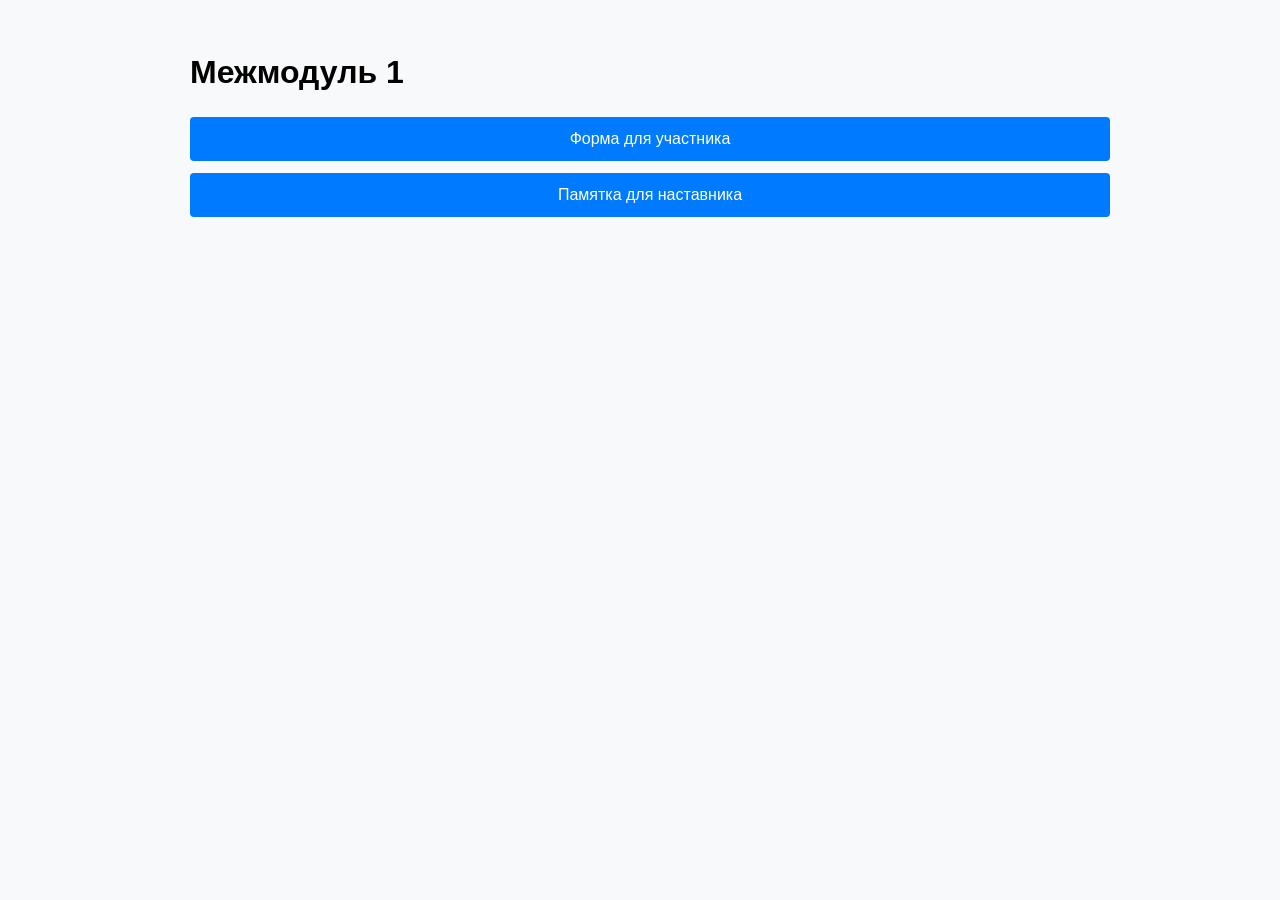
<file: index.html>
<!DOCTYPE html>
<html lang="ru">
<head>
<meta charset="UTF-8">
<title>Межмодуль 1 — Формы</title>
<link rel="stylesheet" href="css/styles.css">
</head>
<body>

<h1>Межмодуль 1</h1>

<div class="menu">
  <a href="participant.html" class="btn">Форма для участника</a>
  <a href="mentor.html" class="btn">Памятка для наставника</a>
</div>

</body>
</html>
</file>
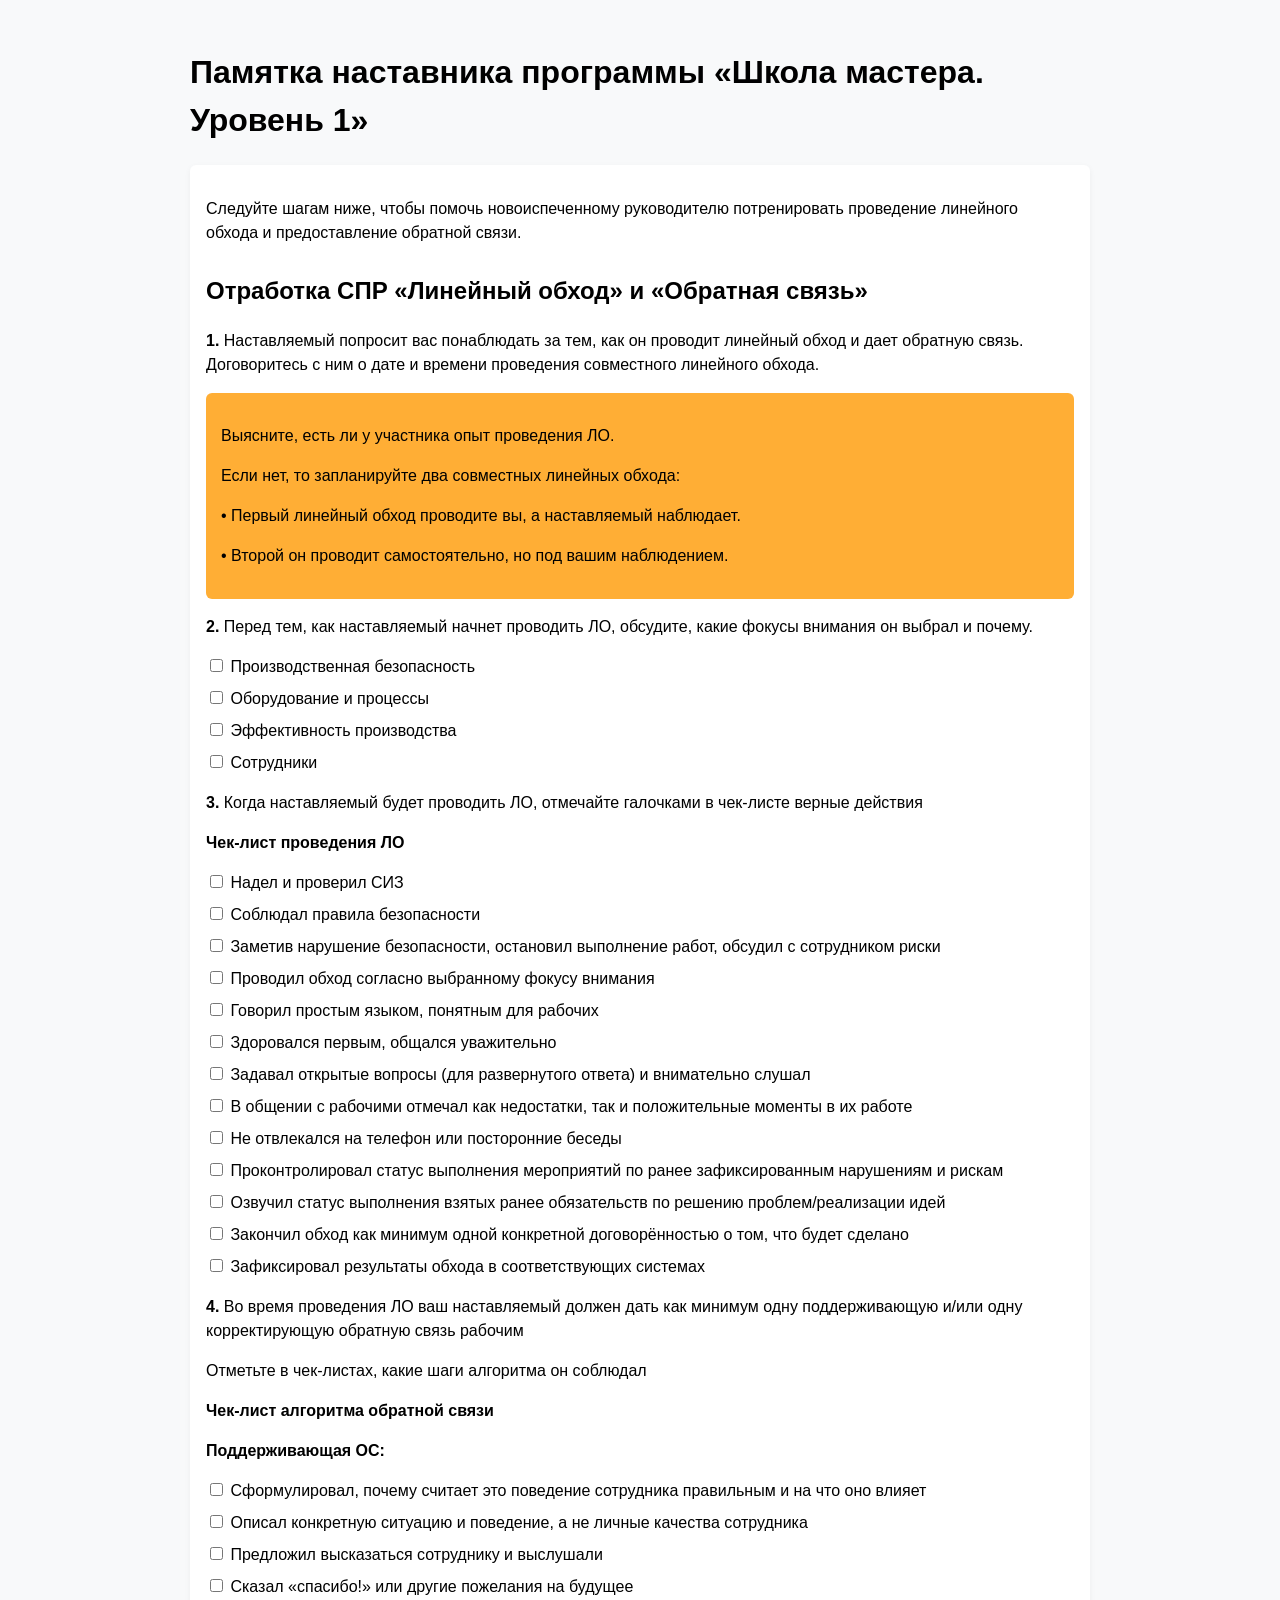
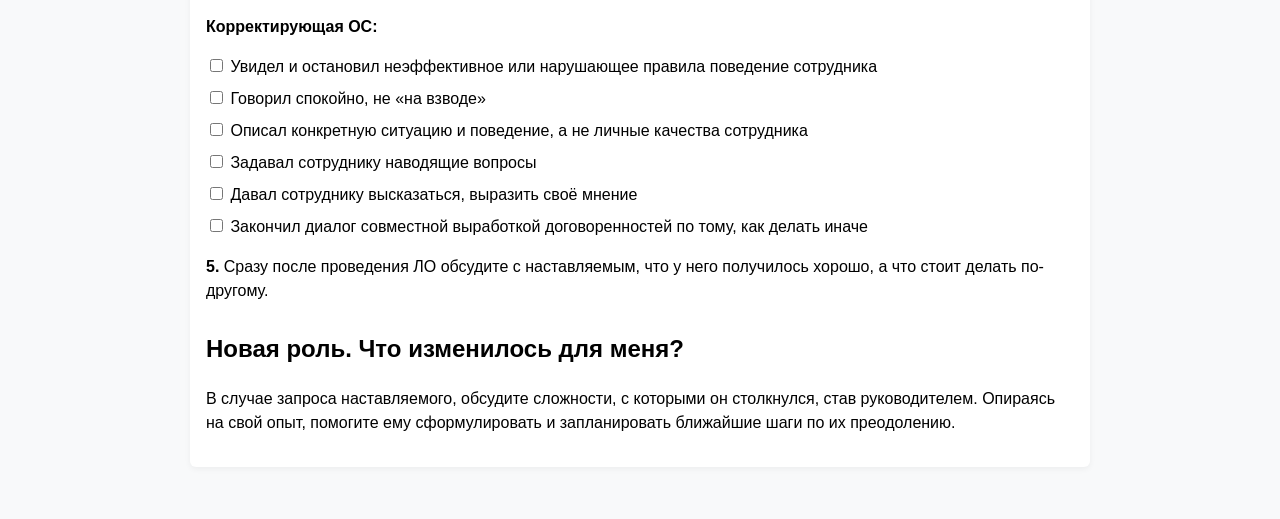
<file: mentor.html>
<!DOCTYPE html>
<html lang="ru">
<head>
<meta charset="UTF-8">
<meta name="viewport" content="width=device-width, initial-scale=1">
<title>Памятка наставника программы «Школа мастера. Уровень 1»</title>
<link rel="stylesheet" href="css/styles.css">
</head>
<body>

<h1>Памятка наставника программы «Школа мастера. Уровень 1»</h1>

<div class="section">

<p> Следуйте шагам ниже, чтобы помочь новоиспеченному руководителю потренировать проведение линейного обхода и предоставление обратной связи.</p>
  
<h2>Отработка СПР «Линейный обход» и «Обратная связь»</h2>

<p><b>1.</b> Наставляемый попросит вас понаблюдать за тем, как он проводит линейный обход и дает обратную связь. Договоритесь с ним о дате и времени проведения совместного линейного обхода.</p>

<div class="warning">
<p> Выясните, есть ли у участника опыт проведения ЛО.</p>
<p> Если нет, то запланируйте два совместных линейных обхода:</p>
<p>• Первый линейный обход проводите вы, а наставляемый наблюдает.</p> 
<p>• Второй он проводит самостоятельно, но под вашим наблюдением.</p> 
</p>

</div>

<p><b>2.</b> Перед тем, как наставляемый начнет проводить ЛО, обсудите, какие фокусы внимания он выбрал и почему.</p>

<label><input type="checkbox" id="focus_safety"> Производственная безопасность</label>
<label><input type="checkbox" id="focus_equipment"> Оборудование и процессы</label>
<label><input type="checkbox" id="focus_efficiency"> Эффективность производства</label>
<label><input type="checkbox" id="focus_people"> Сотрудники</label>

<p><b>3.</b> Когда наставляемый будет проводить ЛО, отмечайте галочками в чек-листе верные действия</p>

<p><b>Чек-лист проведения ЛО</b></p>

<label><input type="checkbox" id="lo1"> Надел и проверил СИЗ</label>
<label><input type="checkbox" id="lo2"> Соблюдал правила безопасности</label>
<label><input type="checkbox" id="lo3"> Заметив нарушение безопасности, остановил выполнение работ, обсудил с сотрудником риски</label>
<label><input type="checkbox" id="lo4"> Проводил обход согласно выбранному фокусу внимания</label>
<label><input type="checkbox" id="lo5"> Говорил простым языком, понятным для рабочих</label>
<label><input type="checkbox" id="lo6"> Здоровался первым, общался уважительно</label>
<label><input type="checkbox" id="lo7"> Задавал открытые вопросы (для развернутого ответа) и внимательно слушал</label>
<label><input type="checkbox" id="lo8"> В общении с рабочими отмечал как недостатки, так и положительные моменты в их работе</label>
<label><input type="checkbox" id="lo9"> Не отвлекался на телефон или посторонние беседы</label>
<label><input type="checkbox" id="lo10"> Проконтролировал статус выполнения мероприятий по ранее зафиксированным нарушениям и рискам</label>
<label><input type="checkbox" id="lo11"> Озвучил статус выполнения взятых ранее обязательств по решению проблем/реализации идей</label>
<label><input type="checkbox" id="lo12"> Закончил обход как минимум одной конкретной договорённостью о том, что будет сделано</label>
<label><input type="checkbox" id="lo13"> Зафиксировал результаты обхода в соответствующих системах</label>

<p><b>4.</b> Во время проведения ЛО ваш наставляемый должен дать как минимум одну поддерживающую и/или одну корректирующую обратную связь рабочим</p>
<p>Отметьте в чек-листах, какие шаги алгоритма он соблюдал 
</p>

<p><b>Чек-лист алгоритма обратной связи</b></p>

<p><b>Поддерживающая ОС:</b></p>

<label><input type="checkbox" id="pos1"> Сформулировал, почему считает это поведение сотрудника правильным и на что оно влияет</label>
<label><input type="checkbox" id="pos3"> Описал конкретную ситуацию и поведение, а не личные качества сотрудника</label>
<label><input type="checkbox" id="pos4"> Предложил высказаться сотруднику и выслушали
</label>
<label><input type="checkbox" id="pos5"> Сказал «спасибо!» или другие пожелания на будущее</label>

<p><b>Корректирующая ОС:</b></p>

<label><input type="checkbox" id="corr1"> Увидел и остановил неэффективное или нарушающее правила поведение сотрудника</label>
<label><input type="checkbox" id="corr3"> Говорил спокойно, не «на взводе»
</label>
<label><input type="checkbox" id="corr4"> Описал конкретную ситуацию и поведение, а не личные качества сотрудника</label>
<label><input type="checkbox" id="corr5"> Задавал сотруднику наводящие вопросы</label>
<label><input type="checkbox" id="corr6"> Давал сотруднику высказаться, выразить своё мнение</label>
<label><input type="checkbox" id="corr7"> Закончил диалог совместной выработкой договоренностей по тому, как делать иначе</label>

<p><b>5.</b> Сразу после проведения ЛО обсудите с наставляемым, что у него получилось хорошо, а что стоит делать по-другому.
</p>

<h2>Новая роль. Что изменилось для меня?</h2>

<p> В случае запроса наставляемого, обсудите сложности, с которыми он столкнулся, став руководителем. Опираясь на свой опыт, помогите ему сформулировать и запланировать ближайшие шаги по их преодолению.
</p>

</div>

<script src="js/storage.js"></script>
<script src="js/export.js"></script>

<script>
initAutoSave("mezmodule_mentor_v1");
</script>

</body>
</html>
</file>
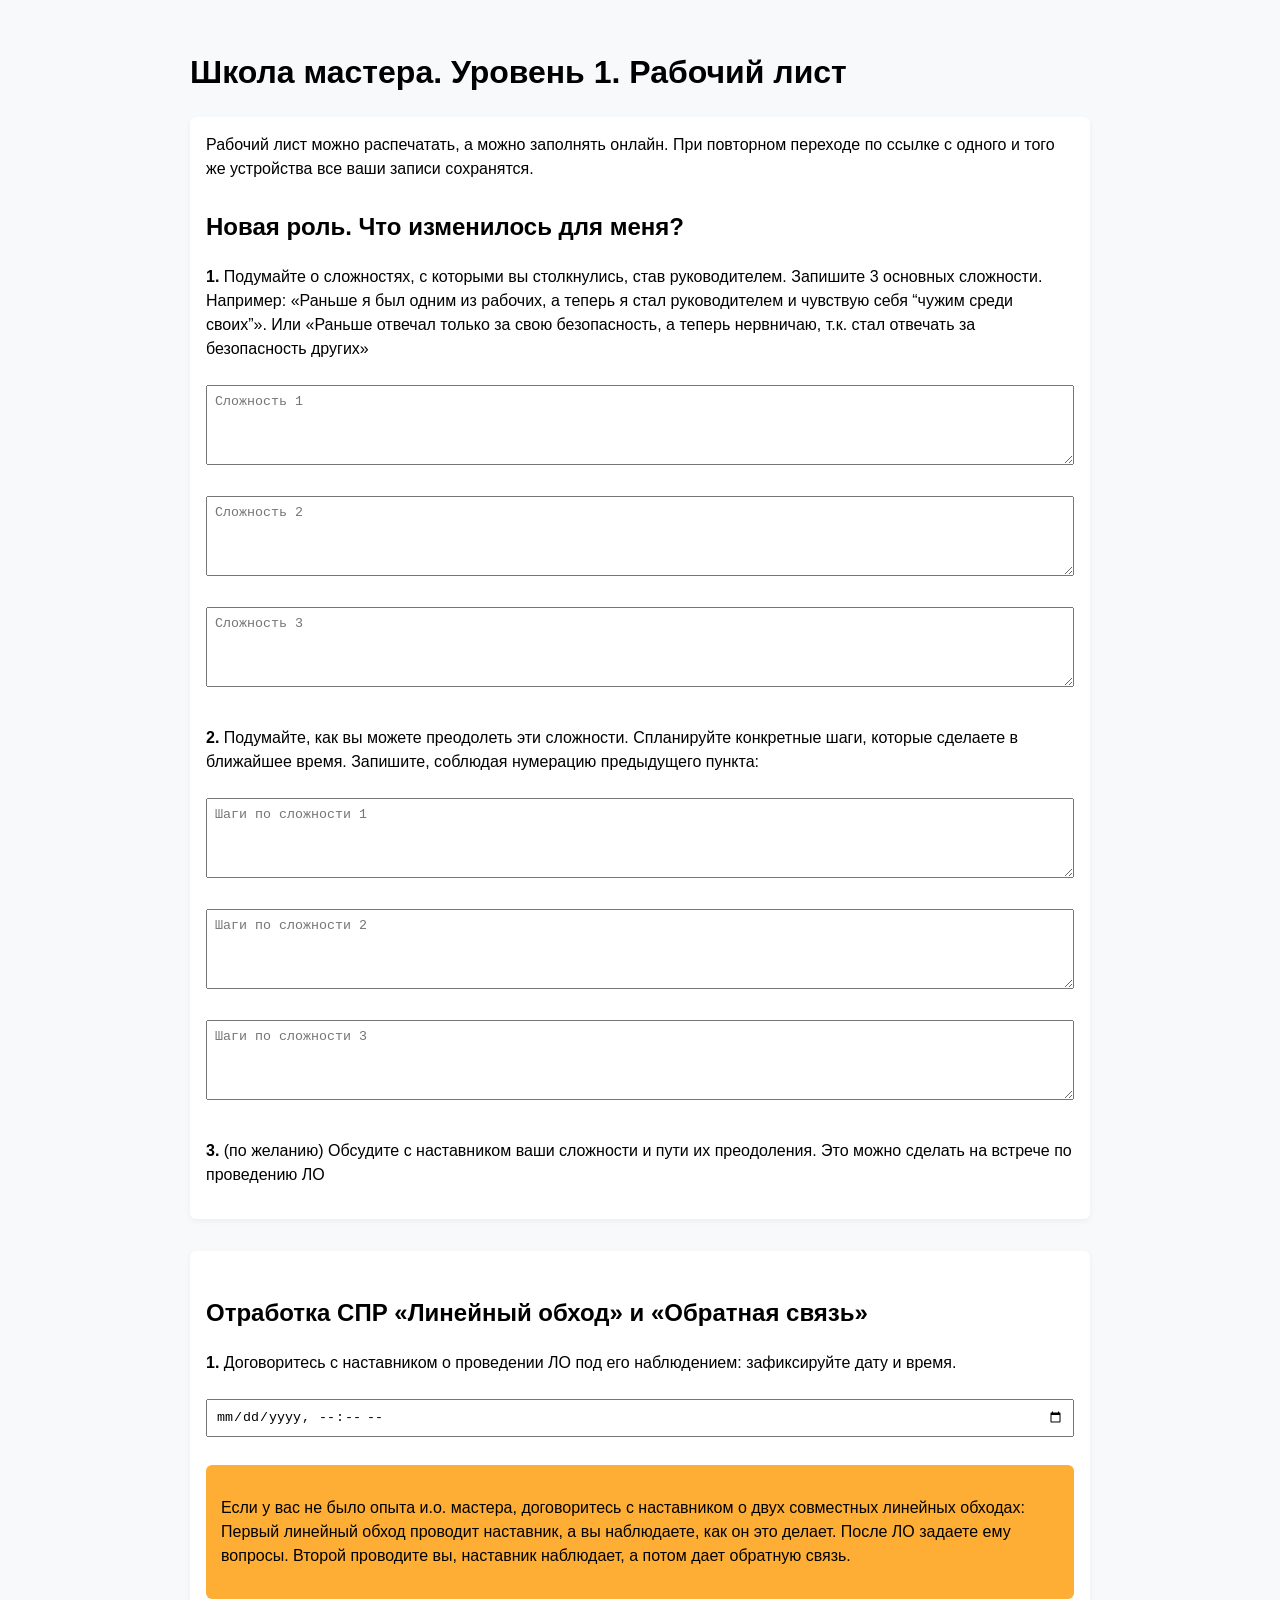
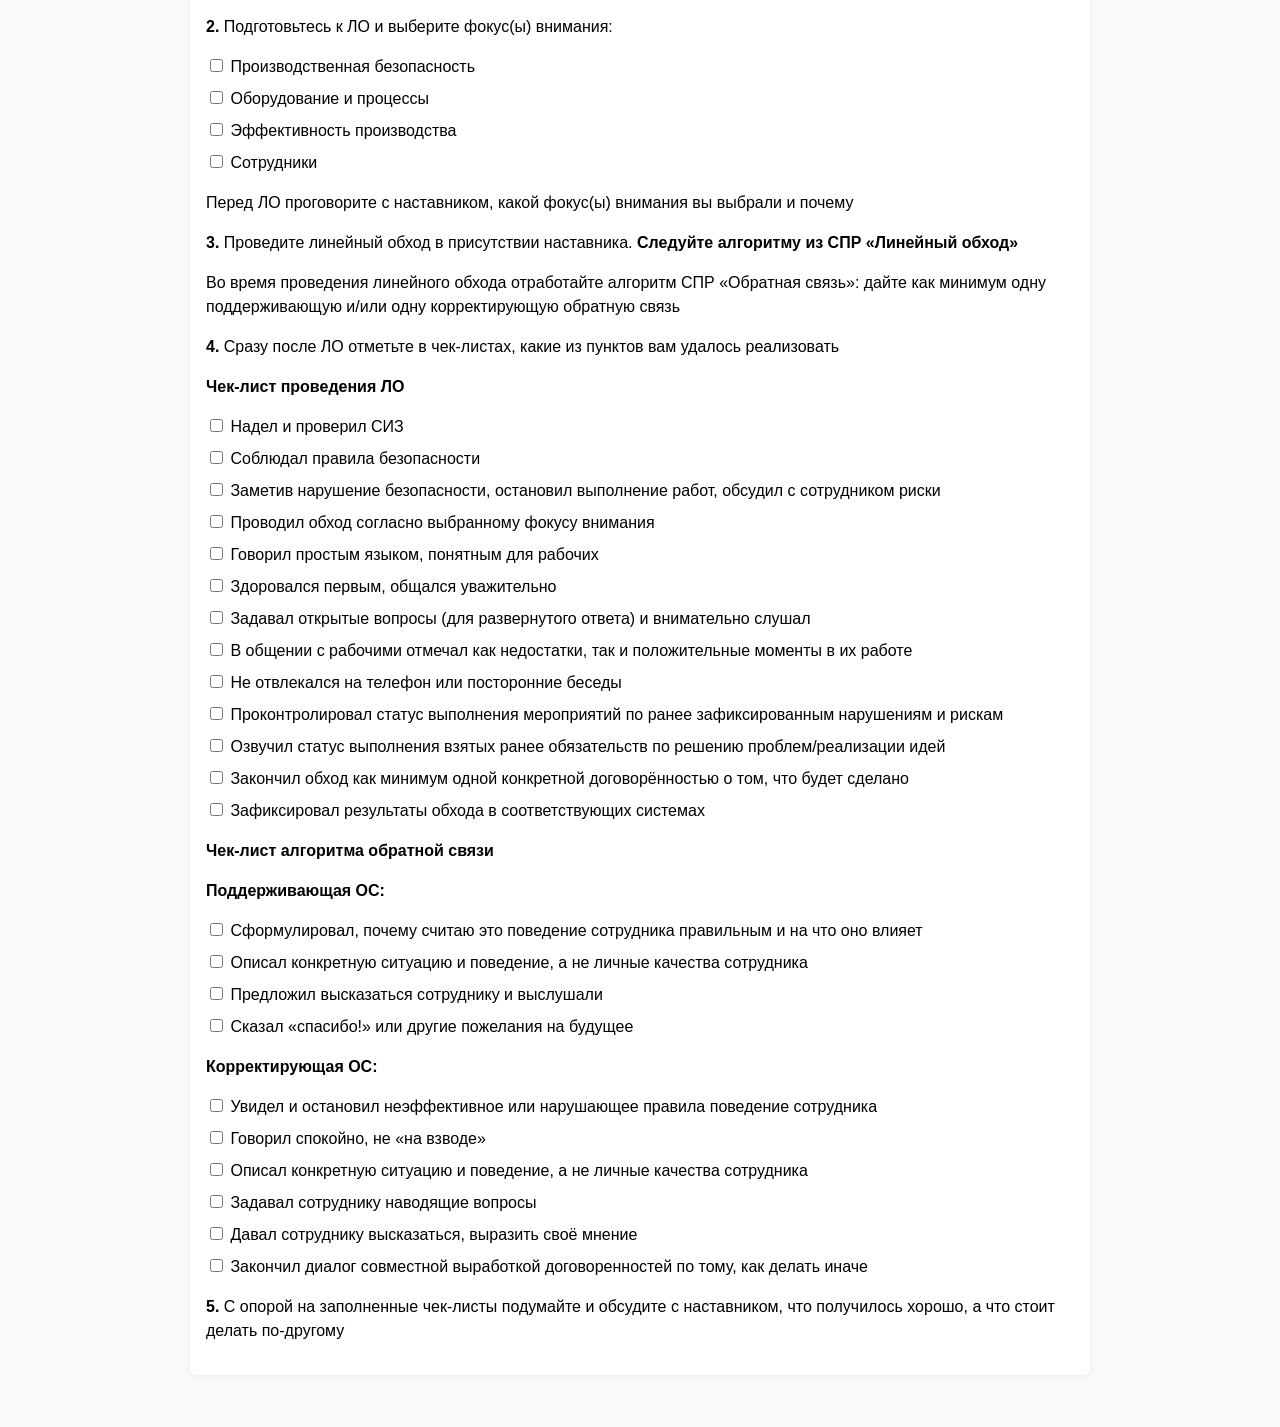
<file: participant.html>
<!DOCTYPE html>
<html lang="ru">
<head>
<meta charset="UTF-8">
<meta name="viewport" content="width=device-width, initial-scale=1">
<title>Школа мастера. Уровень 1. Рабочий лист</title>
<link rel="stylesheet" href="css/styles.css">
</head>
<body>

<h1>Школа мастера. Уровень 1. Рабочий лист</h1>

<div class="section">

Рабочий лист можно распечатать, а можно заполнять онлайн. При повторном переходе по ссылке с одного и того же устройства все ваши записи сохранятся.

<h2>Новая роль. Что изменилось для меня?</h2>

<p><b>1.</b> Подумайте о сложностях, с которыми вы столкнулись, став руководителем. Запишите 3 основных сложности. Например: «Раньше я был одним из рабочих, а теперь я стал руководителем и чувствую себя “чужим среди своих”».
Или «Раньше отвечал только за свою безопасность, а теперь нервничаю, т.к. стал отвечать за безопасность других» 
</p>

<textarea id="difficulty1" placeholder="Сложность 1"></textarea>
<textarea id="difficulty2" placeholder="Сложность 2"></textarea>
<textarea id="difficulty3" placeholder="Сложность 3"></textarea>

<p><b>2.</b> Подумайте, как вы можете преодолеть эти сложности. Спланируйте конкретные шаги, которые сделаете в ближайшее время. Запишите, соблюдая нумерацию предыдущего пункта:</p>

<textarea id="step1" placeholder="Шаги по сложности 1"></textarea>
<textarea id="step2" placeholder="Шаги по сложности 2"></textarea>
<textarea id="step3" placeholder="Шаги по сложности 3"></textarea>

<p><b>3.</b> (по желанию) Обсудите с наставником ваши сложности и пути их преодоления. Это можно сделать на встрече по проведению ЛО</p>
</div>

<div class="section">
<h2>Отработка СПР «Линейный обход» и «Обратная связь»
</h2>

<p><b>1.</b> Договоритесь с наставником о проведении ЛО под его наблюдением: зафиксируйте дату и время.</p>
<input type="datetime-local" id="lo_datetime">

<div class="warning">
<p> Если у вас не было опыта и.о. мастера, договоритесь с наставником  о двух совместных линейных обходах:
Первый линейный обход проводит наставник, а вы наблюдаете, как он это делает. После ЛО задаете ему вопросы.
Второй проводите вы, наставник наблюдает, а потом дает обратную связь.</p>

</div>

<p><b>2.</b> Подготовьтесь к ЛО и выберите фокус(ы) внимания:</p>

<label><input type="checkbox" id="focus_safety"> Производственная безопасность</label>
<label><input type="checkbox" id="focus_equipment"> Оборудование и процессы</label>
<label><input type="checkbox" id="focus_efficiency"> Эффективность производства</label>
<label><input type="checkbox" id="focus_people"> Сотрудники</label>

<p>Перед ЛО проговорите с наставником, какой фокус(ы) внимания вы выбрали и почему</p>

<p><b>3.</b> Проведите линейный обход в присутствии наставника. <b>Следуйте алгоритму из СПР «Линейный обход»</b></p>

<p>Во время проведения линейного обхода отработайте алгоритм СПР «Обратная связь»: дайте как минимум одну поддерживающую и/или одну корректирующую обратную связь</p>

<p><b>4.</b> Сразу после ЛО отметьте в чек-листах, какие из пунктов вам удалось реализовать
</p>

<p><b>Чек-лист проведения ЛО</b></p>
<label><input type="checkbox" id="lo1"> Надел и проверил СИЗ</label>
<label><input type="checkbox" id="lo2"> Соблюдал правила безопасности</label>
<label><input type="checkbox" id="lo3"> Заметив нарушение безопасности, остановил выполнение работ, обсудил с сотрудником риски</label>
<label><input type="checkbox" id="lo4"> Проводил обход согласно выбранному фокусу внимания</label>
<label><input type="checkbox" id="lo5"> Говорил простым языком, понятным для рабочих</label>
<label><input type="checkbox" id="lo6"> Здоровался первым, общался уважительно</label>
<label><input type="checkbox" id="lo7"> Задавал открытые вопросы (для развернутого ответа) и внимательно слушал</label>
<label><input type="checkbox" id="lo8"> В общении с рабочими отмечал как недостатки, так и положительные моменты в их работе</label>
<label><input type="checkbox" id="lo9"> Не отвлекался на телефон или посторонние беседы</label>
<label><input type="checkbox" id="lo10"> Проконтролировал статус выполнения мероприятий по ранее зафиксированным нарушениям и рискам</label>
<label><input type="checkbox" id="lo11"> Озвучил статус выполнения взятых ранее обязательств по решению проблем/реализации идей</label>
<label><input type="checkbox" id="lo12"> Закончил обход как минимум одной конкретной договорённостью о том, что будет сделано</label>
<label><input type="checkbox" id="lo13"> Зафиксировал результаты обхода в соответствующих системах</label>

<p><b>Чек-лист алгоритма обратной связи</b></p>

<p><b>Поддерживающая ОС:</b></p>

<label><input type="checkbox" id="pos1"> Сформулировал, почему считаю это поведение сотрудника правильным и на что оно влияет</label>
<label><input type="checkbox" id="pos3"> Описал конкретную ситуацию и поведение, а не личные качества сотрудника</label>
<label><input type="checkbox" id="pos4"> Предложил высказаться сотруднику и выслушали
</label>
<label><input type="checkbox" id="pos5"> Сказал «спасибо!» или другие пожелания на будущее</label>

<p><b>Корректирующая ОС:</b></p>

<label><input type="checkbox" id="corr1"> Увидел и остановил неэффективное или нарушающее правила поведение сотрудника</label>
<label><input type="checkbox" id="corr3"> Говорил спокойно, не «на взводе»
</label>
<label><input type="checkbox" id="corr4"> Описал конкретную ситуацию и поведение, а не личные качества сотрудника</label>
<label><input type="checkbox" id="corr5"> Задавал сотруднику наводящие вопросы</label>
<label><input type="checkbox" id="corr6"> Давал сотруднику высказаться, выразить своё мнение</label>
<label><input type="checkbox" id="corr7"> Закончил диалог совместной выработкой договоренностей по тому, как делать иначе</label>

<p><b>5.</b> С опорой на заполненные чек-листы подумайте и обсудите с наставником, что получилось хорошо, а что стоит делать по-другому</p>

</div>

<script src="js/storage.js"></script>
<script src="js/export.js"></script>

<script>
initAutoSave("mezmodule_participant_v1");
</script>

</body>
</html>
</file>
<file: css/styles.css>
/* Основные стили страницы */
body {
  font-family: Arial, sans-serif;
  padding: 20px;
  line-height: 1.5;
  max-width: 900px;
  margin: auto;
  background: #f8f9fa;
}

h1, h2 {
  margin-top: 28px;
}

textarea {
  width: 100%;
  min-height: 80px;
  margin: 8px 0 16px 0;
  padding: 8px;
  box-sizing: border-box;
}

input[type="datetime-local"] {
  width: 100%;
  padding: 8px;
  margin: 8px 0 16px 0;
  box-sizing: border-box;
}

label {
  display: block;
  margin-bottom: 8px;
  cursor: pointer;
}

/* Секции и блоки контента */
.section {
  margin-bottom: 32px;
  padding: 16px;
  background: white;
  border-radius: 6px;
  box-shadow: 0 2px 6px rgba(0,0,0,0.05);
}

.note {
  font-size: 14px;
  color: #555;
}

.warning {
  background-color: #ffae35;
  padding: 15px;
  border-radius: 6px;
  color: black;
  margin: 12px 0;
}

/* Кнопки */
button, .btn {
  padding: 10px;
  width: 100%;
  margin-top: 12px;
  display: block;
  text-align: center;
  background: #007bff;
  color: white;
  text-decoration: none;
  border: none;
  cursor: pointer;
  border-radius: 4px;
}

button.secondary {
  background: #555;
}

/* Контейнер для действий */
.actions {
  margin-top: 24px;
}
</file>
